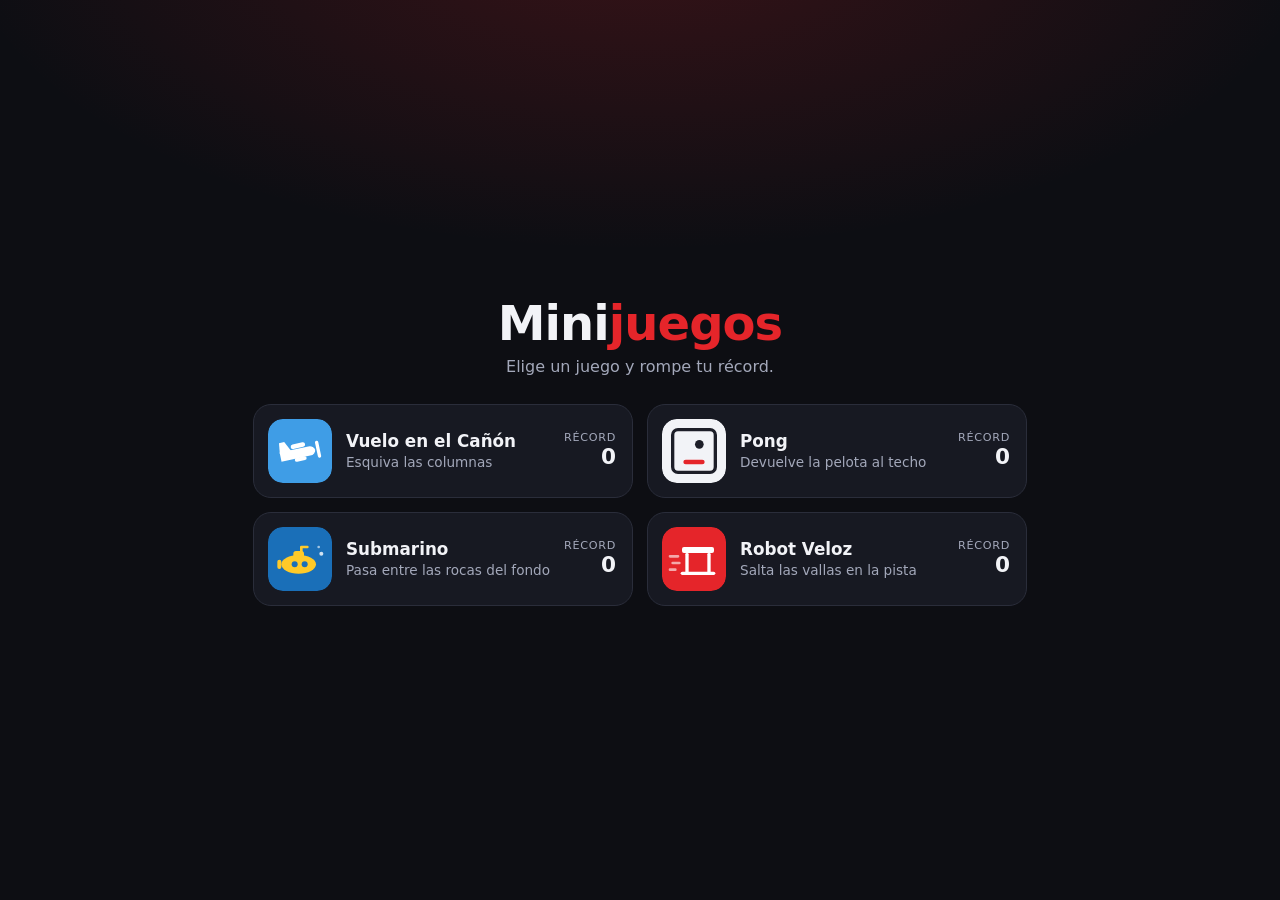
<file: index.html>
<!DOCTYPE html>
<html lang="es">
<head>
<meta charset="utf-8">
<meta name="viewport" content="width=device-width, initial-scale=1">
<title>Minijuegos</title>
<link rel="stylesheet" href="style.css">
<link rel="icon" href="assets/logos/robot.svg">
</head>
<body class="home">
<header class="hero">
  <h1>Mini<span>juegos</span></h1>
  <p class="tagline">Elige un juego y rompe tu récord.</p>
</header>
<nav class="menu" aria-label="Juegos">
  <a class="game" href="canon/canon.html" style="--accent:#3f9de6">
    <img class="logo" src="assets/logos/canon.svg" alt="">
    <span class="text"><b>Vuelo en el Cañón</b><span>Esquiva las columnas</span></span>
    <span class="best"><small>Récord</small><span id="canon">0</span></span>
  </a>
  <a class="game" href="pong/pong.html" style="--accent:#f2f3f7">
    <img class="logo" src="assets/logos/pong.svg" alt="">
    <span class="text"><b>Pong</b><span>Devuelve la pelota al techo</span></span>
    <span class="best"><small>Récord</small><span id="pong">0</span></span>
  </a>
  <a class="game" href="submarino/submarino.html" style="--accent:#ffca28">
    <img class="logo" src="assets/logos/submarino.svg" alt="">
    <span class="text"><b>Submarino</b><span>Pasa entre las rocas del fondo</span></span>
    <span class="best"><small>Récord</small><span id="submarino">0</span></span>
  </a>
  <a class="game" href="robot/robot.html" style="--accent:#e5252a">
    <img class="logo" src="assets/logos/robot.svg" alt="">
    <span class="text"><b>Robot Veloz</b><span>Salta las vallas en la pista</span></span>
    <span class="best"><small>Récord</small><span id="robot">0</span></span>
  </a>
</nav>
<script src="common.js"></script>
<script>
for (const k of ['canon', 'pong', 'submarino', 'robot']) document.getElementById(k).textContent = loadBest(k);
</script>
</body>
</html>
</file>
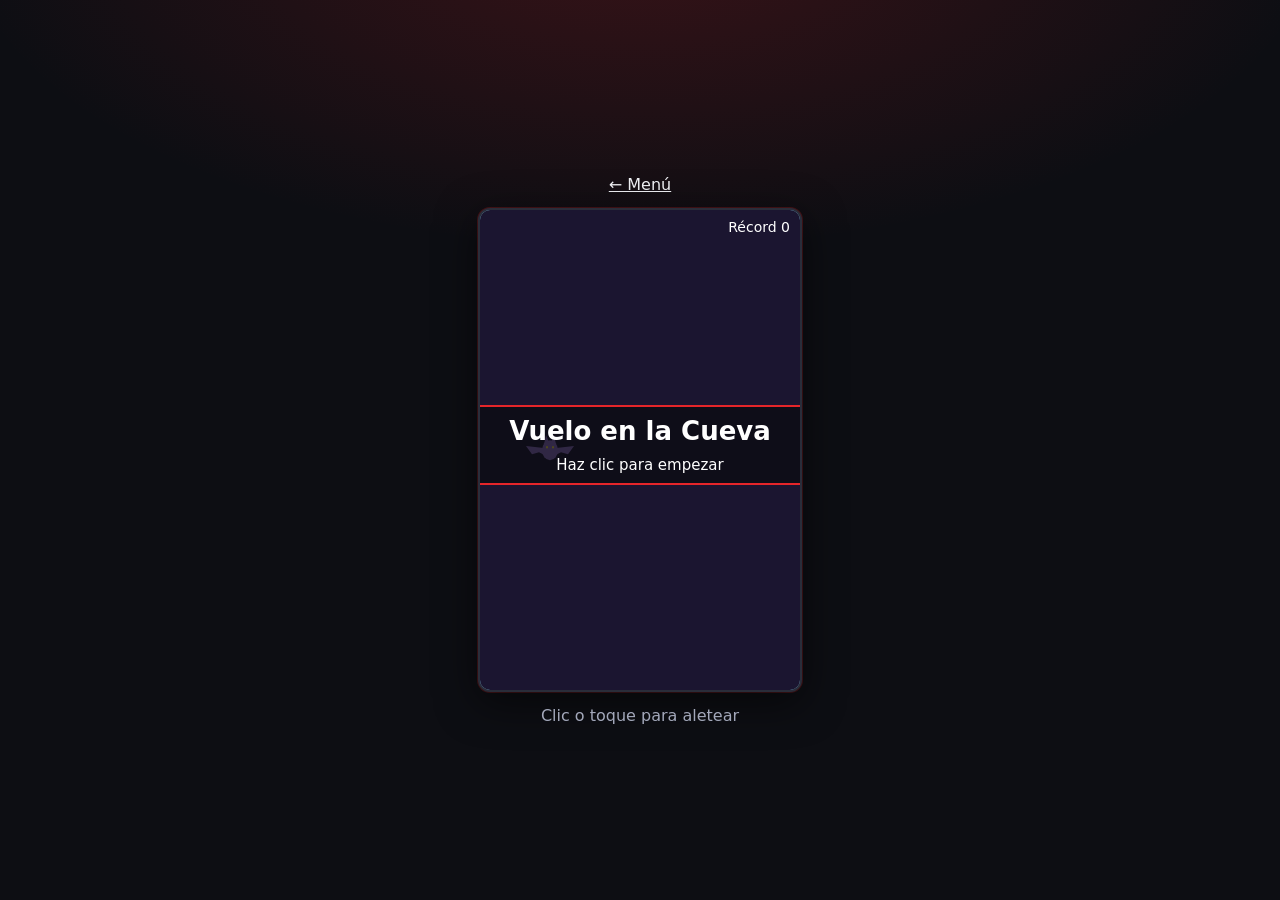
<file: cueva.html>
<!DOCTYPE html>
<html lang="es">
<head>
<meta charset="utf-8">
<meta name="viewport" content="width=device-width, initial-scale=1">
<title>Vuelo en la Cueva</title>
<link rel="stylesheet" href="style.css">
</head>
<body>
<a href="index.html">← Menú</a>
<canvas id="c" width="320" height="480"></canvas>
<p>Clic o toque para aletear</p>
<script src="common.js"></script>
<script src="cueva.js"></script>
</body>
</html>
</file>
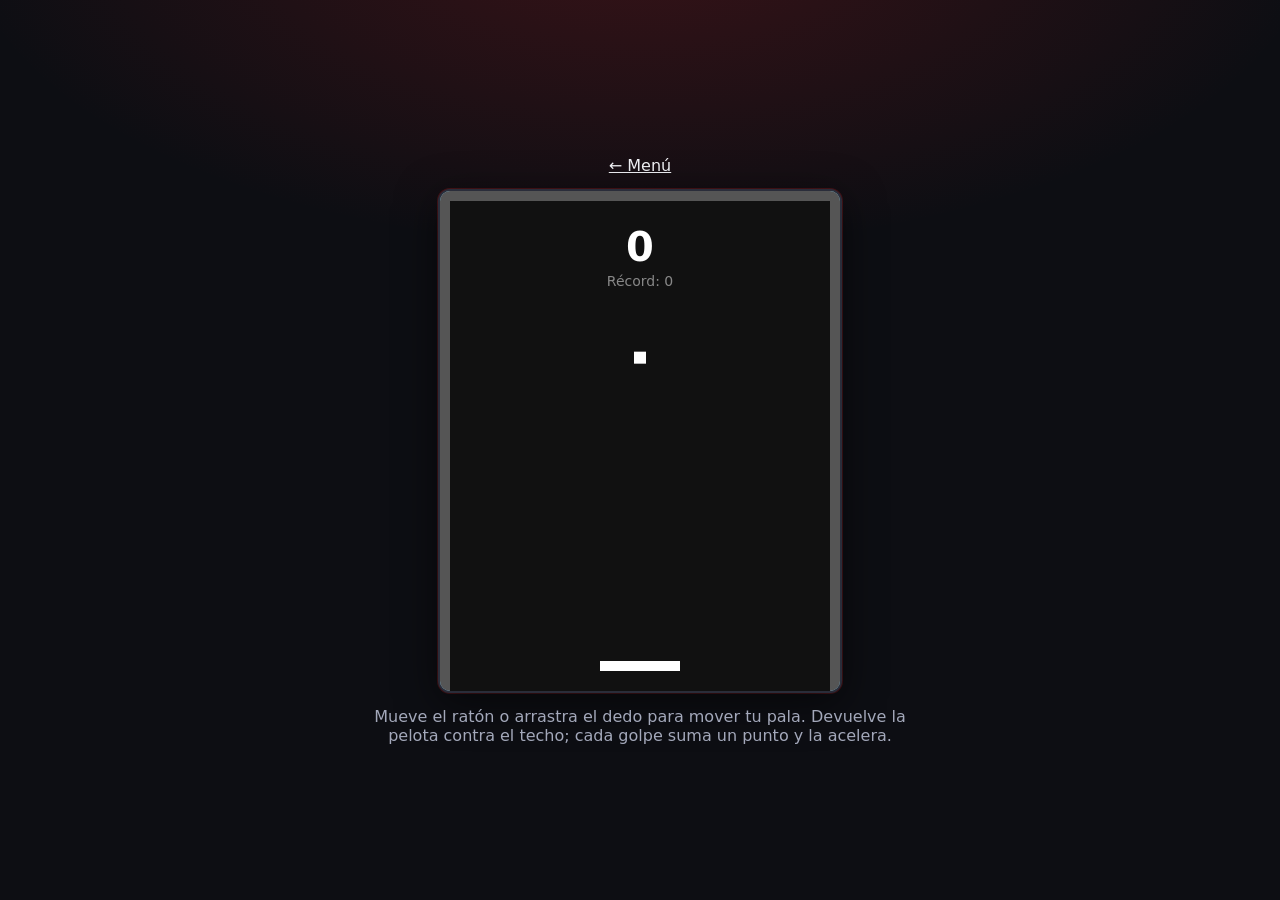
<file: pong.html>
<!DOCTYPE html>
<html lang="es">
<head>
<meta charset="utf-8">
<meta name="viewport" content="width=device-width, initial-scale=1">
<title>Pong</title>
<link rel="stylesheet" href="style.css">
</head>
<body>
<a href="index.html">← Menú</a>
<canvas id="c" width="400" height="500"></canvas>
<p>Mueve el ratón o arrastra el dedo para mover tu pala. Devuelve la pelota contra el techo; cada golpe suma un punto y la acelera.</p>
<script src="common.js"></script>
<script src="pong.js"></script>
</body>
</html>
</file>
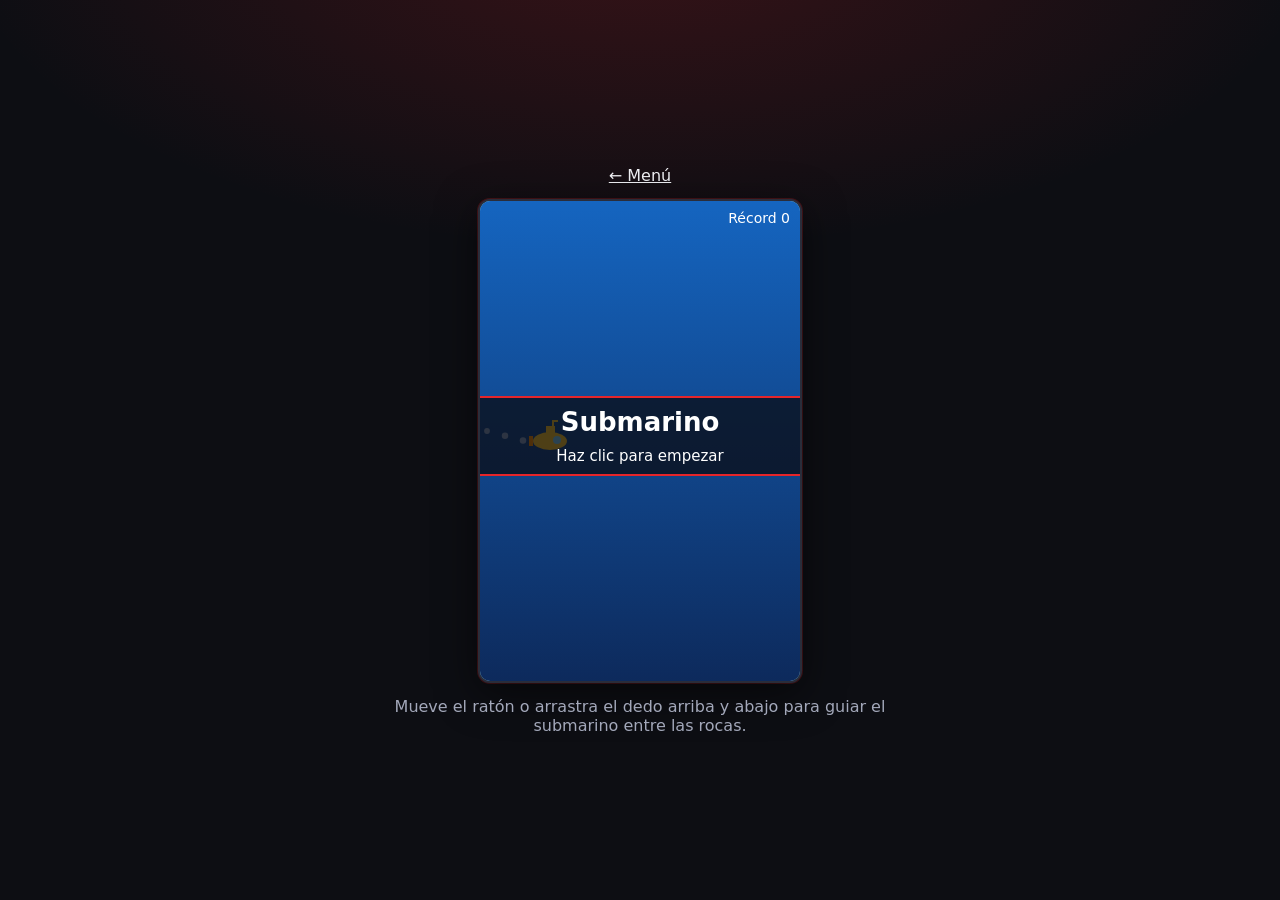
<file: submarino.html>
<!DOCTYPE html>
<html lang="es">
<head>
<meta charset="utf-8">
<meta name="viewport" content="width=device-width, initial-scale=1">
<title>Submarino</title>
<link rel="stylesheet" href="style.css">
</head>
<body>
<a href="index.html">← Menú</a>
<canvas id="c" width="320" height="480"></canvas>
<p>Mueve el ratón o arrastra el dedo arriba y abajo para guiar el submarino entre las rocas.</p>
<script src="common.js"></script>
<script src="submarino.js"></script>
</body>
</html>
</file>
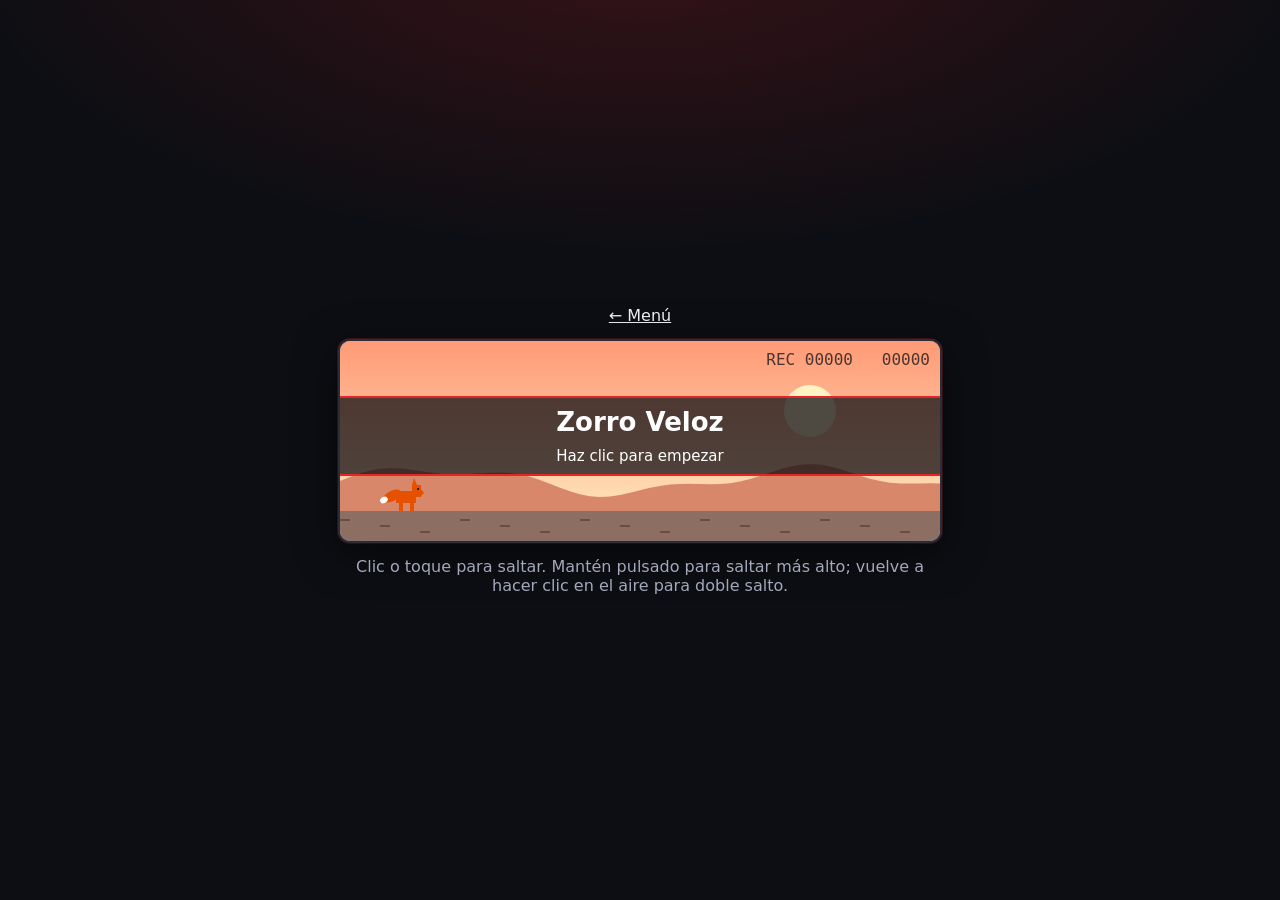
<file: zorro.html>
<!DOCTYPE html>
<html lang="es">
<head>
<meta charset="utf-8">
<meta name="viewport" content="width=device-width, initial-scale=1">
<title>Zorro Veloz</title>
<link rel="stylesheet" href="style.css">
</head>
<body>
<a href="index.html">← Menú</a>
<canvas id="c" width="600" height="200"></canvas>
<p>Clic o toque para saltar. Mantén pulsado para saltar más alto; vuelve a hacer clic en el aire para doble salto.</p>
<script src="common.js"></script>
<script src="zorro.js"></script>
</body>
</html>
</file>
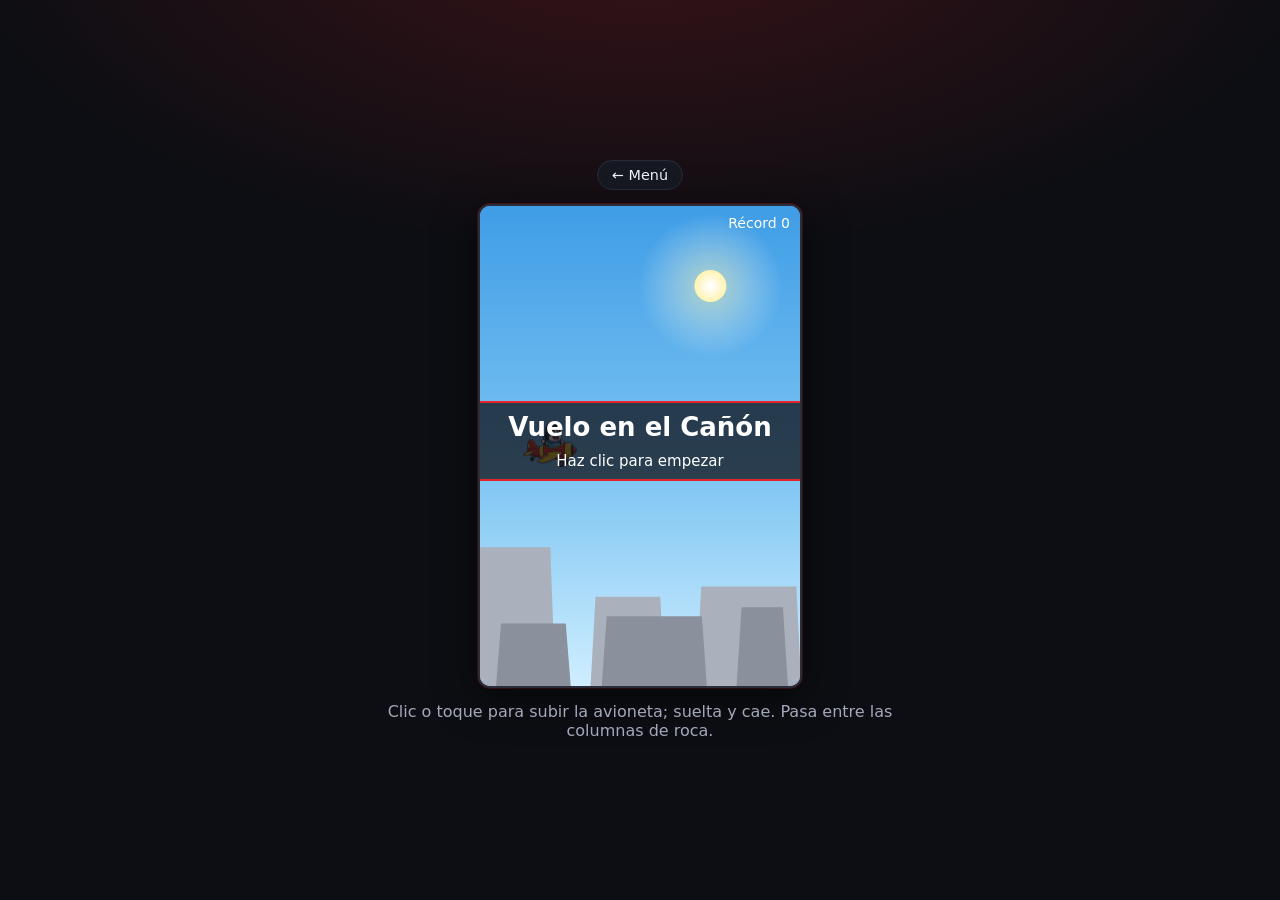
<file: canon/canon.html>
<!DOCTYPE html>
<html lang="es">
<head>
<meta charset="utf-8">
<meta name="viewport" content="width=device-width, initial-scale=1">
<title>Vuelo en el Cañón</title>
<link rel="icon" href="../assets/logos/canon.svg">
<link rel="stylesheet" href="../style.css">
</head>
<body>
<a class="back" href="../index.html">← Menú</a>
<canvas id="c" width="320" height="480"></canvas>
<p>Clic o toque para subir la avioneta; suelta y cae. Pasa entre las columnas de roca.</p>
<script src="../common.js"></script>
<script src="canon.js"></script>
</body>
</html>
</file>
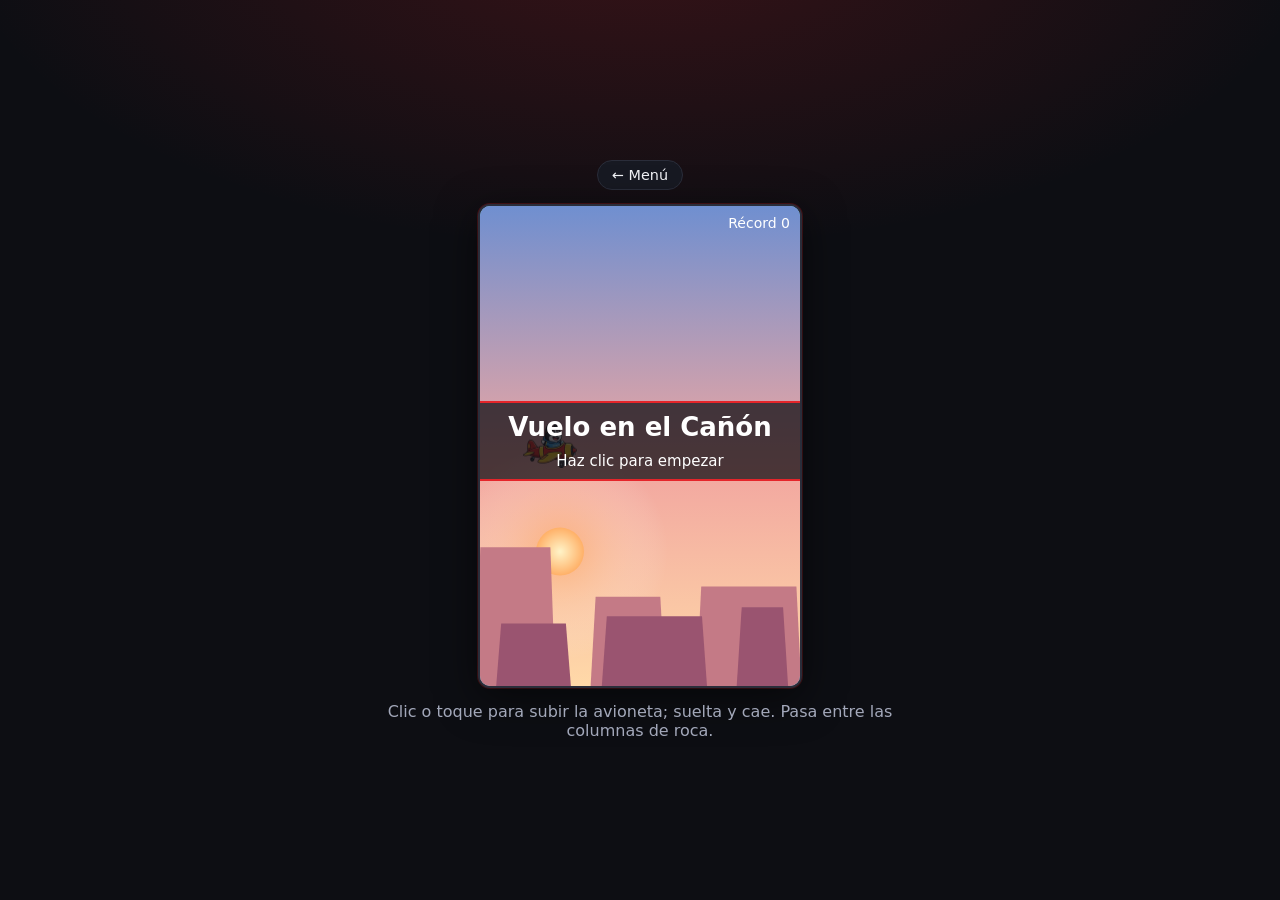
<file: cueva/cueva.html>
<!DOCTYPE html>
<html lang="es">
<head>
<meta charset="utf-8">
<meta name="viewport" content="width=device-width, initial-scale=1">
<title>Vuelo en el Cañón</title>
<link rel="stylesheet" href="../style.css">
</head>
<body>
<a class="back" href="../index.html">← Menú</a>
<canvas id="c" width="320" height="480"></canvas>
<p>Clic o toque para subir la avioneta; suelta y cae. Pasa entre las columnas de roca.</p>
<script src="../common.js"></script>
<script src="cueva.js"></script>
</body>
</html>
</file>
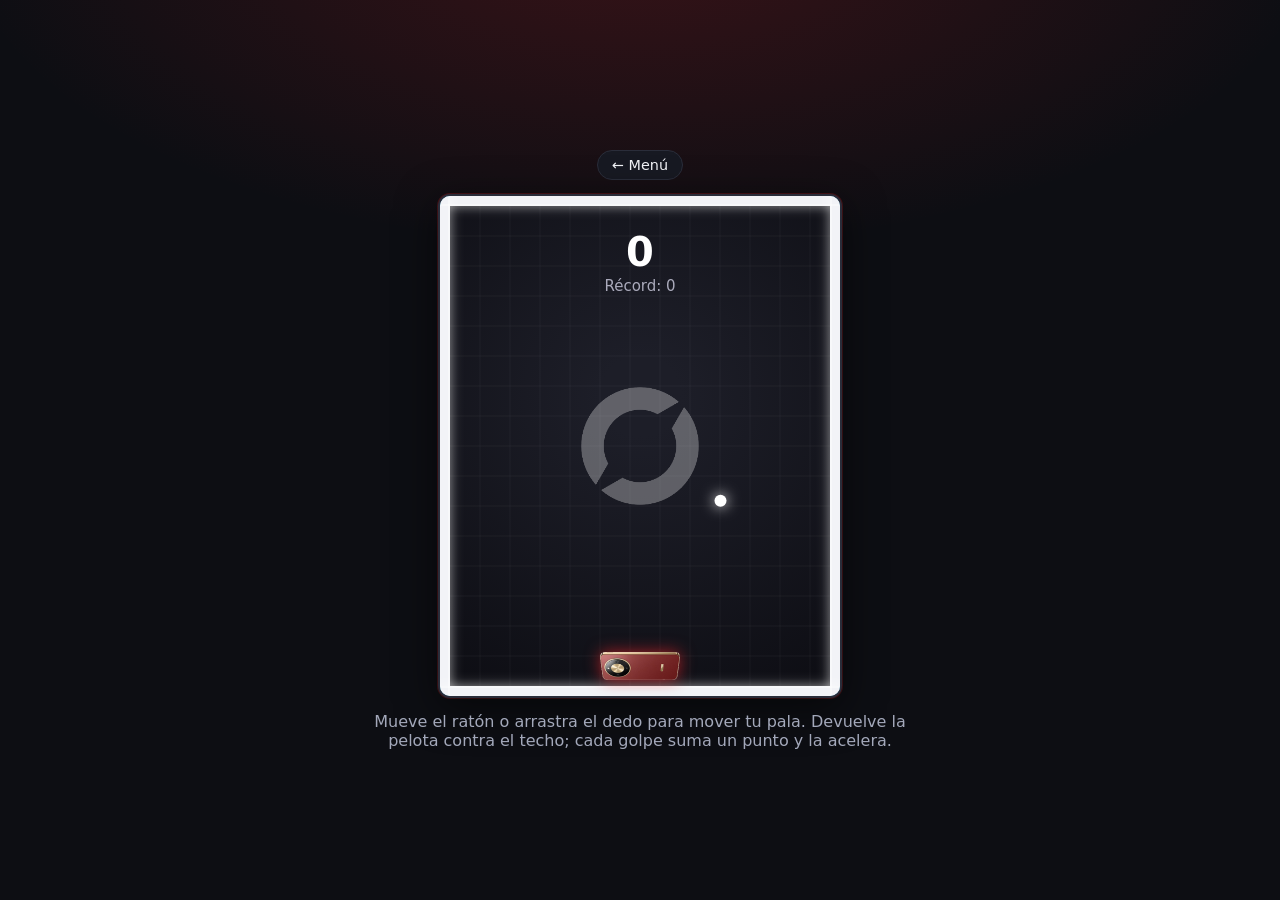
<file: pong/pong.html>
<!DOCTYPE html>
<html lang="es">
<head>
<meta charset="utf-8">
<meta name="viewport" content="width=device-width, initial-scale=1">
<title>Pong</title>
<link rel="icon" href="../assets/logos/pong.svg">
<link rel="stylesheet" href="../style.css">
</head>
<body>
<a class="back" href="../index.html">← Menú</a>
<canvas id="c" width="400" height="500"></canvas>
<p>Mueve el ratón o arrastra el dedo para mover tu pala. Devuelve la pelota contra el techo; cada golpe suma un punto y la acelera.</p>
<script src="../common.js"></script>
<script src="pong.js"></script>
</body>
</html>
</file>
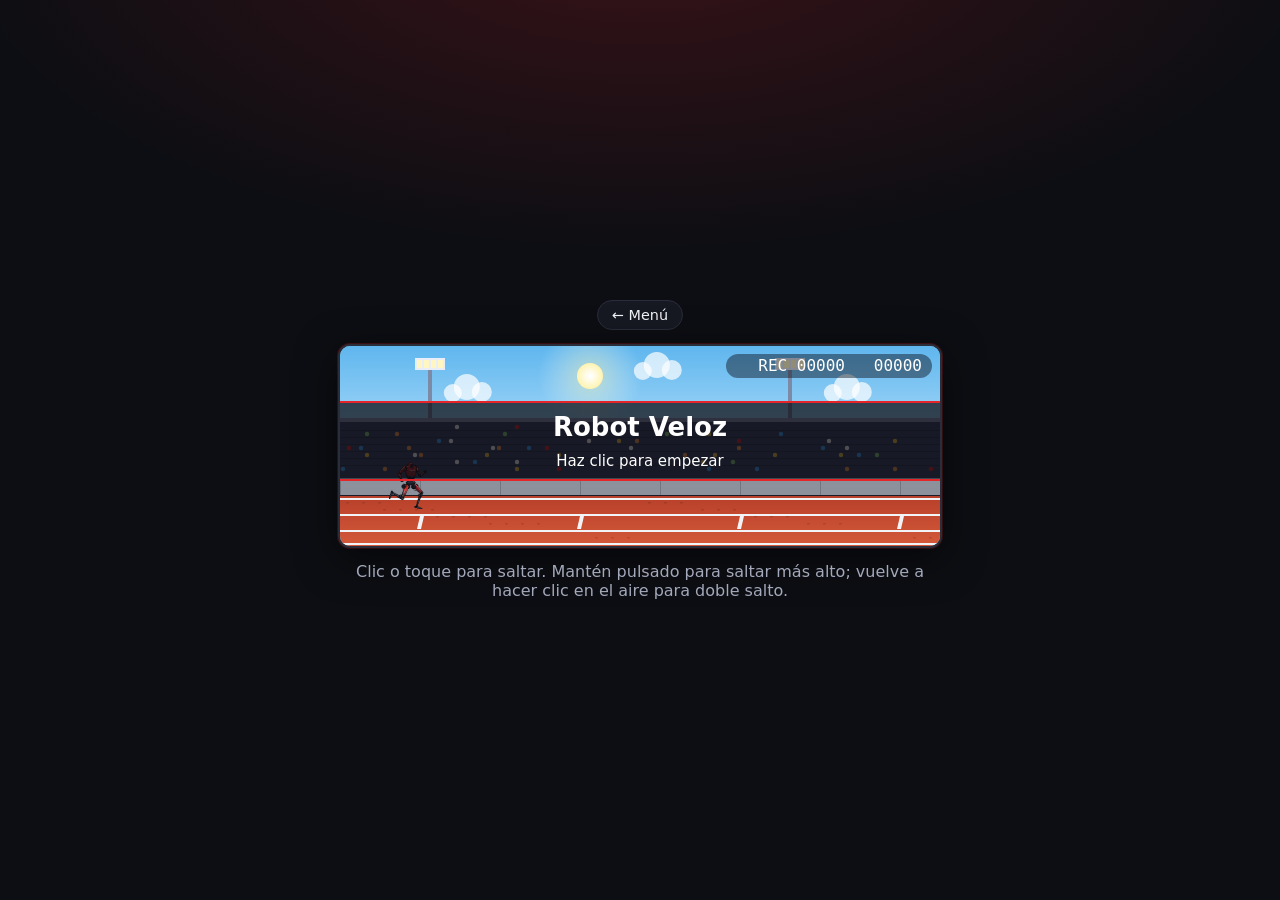
<file: robot/robot.html>
<!DOCTYPE html>
<html lang="es">
<head>
<meta charset="utf-8">
<meta name="viewport" content="width=device-width, initial-scale=1">
<title>Robot Veloz</title>
<link rel="icon" href="../assets/logos/robot.svg">
<link rel="stylesheet" href="../style.css">
</head>
<body>
<a class="back" href="../index.html">← Menú</a>
<canvas id="c" width="600" height="200"></canvas>
<p>Clic o toque para saltar. Mantén pulsado para saltar más alto; vuelve a hacer clic en el aire para doble salto.</p>
<script src="../common.js"></script>
<script src="robot.js"></script>
</body>
</html>
</file>
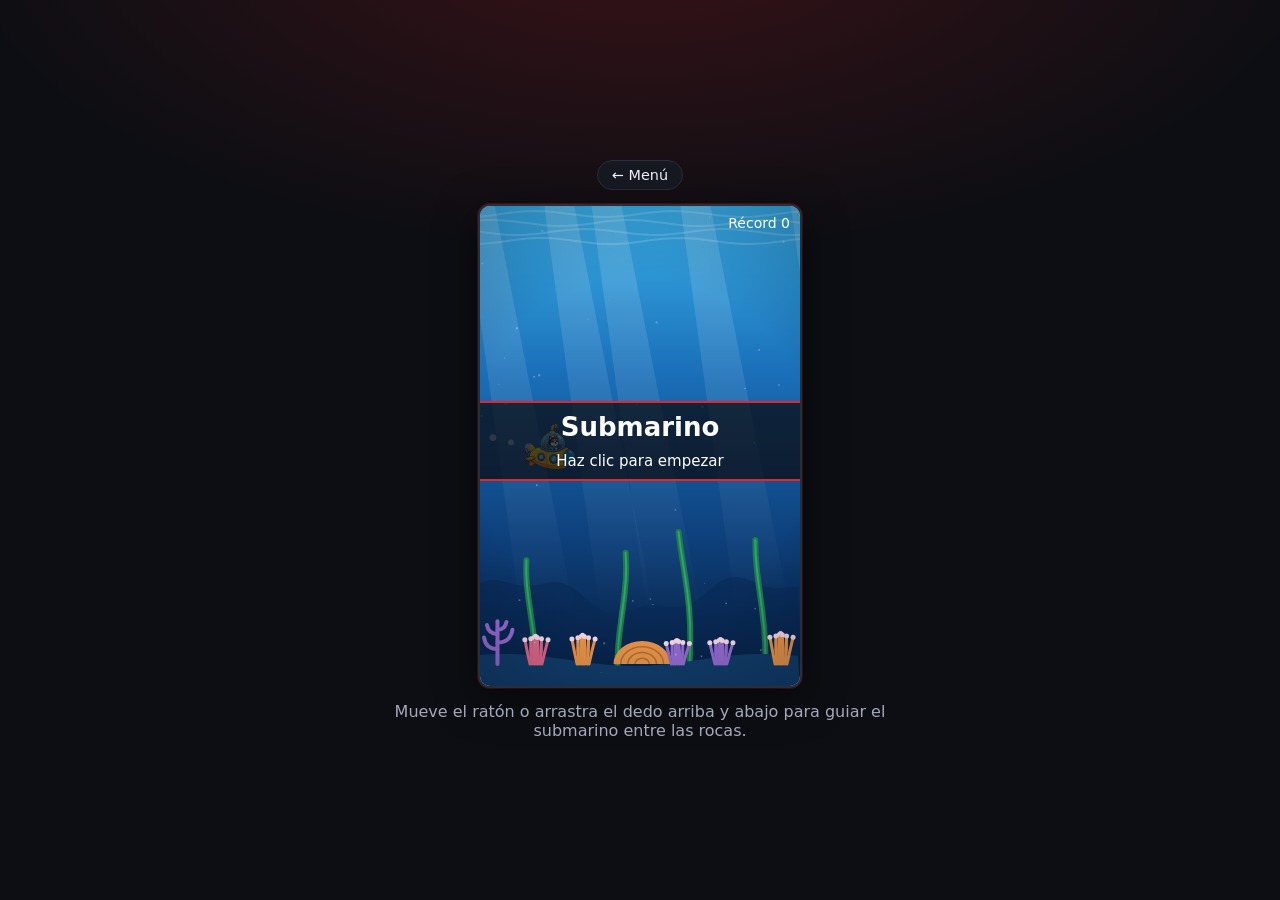
<file: submarino/submarino.html>
<!DOCTYPE html>
<html lang="es">
<head>
<meta charset="utf-8">
<meta name="viewport" content="width=device-width, initial-scale=1">
<title>Submarino</title>
<link rel="icon" href="../assets/logos/submarino.svg">
<link rel="stylesheet" href="../style.css">
</head>
<body>
<a class="back" href="../index.html">← Menú</a>
<canvas id="c" width="320" height="480"></canvas>
<p>Mueve el ratón o arrastra el dedo arriba y abajo para guiar el submarino entre las rocas.</p>
<script src="../common.js"></script>
<script src="submarino.js"></script>
</body>
</html>
</file>
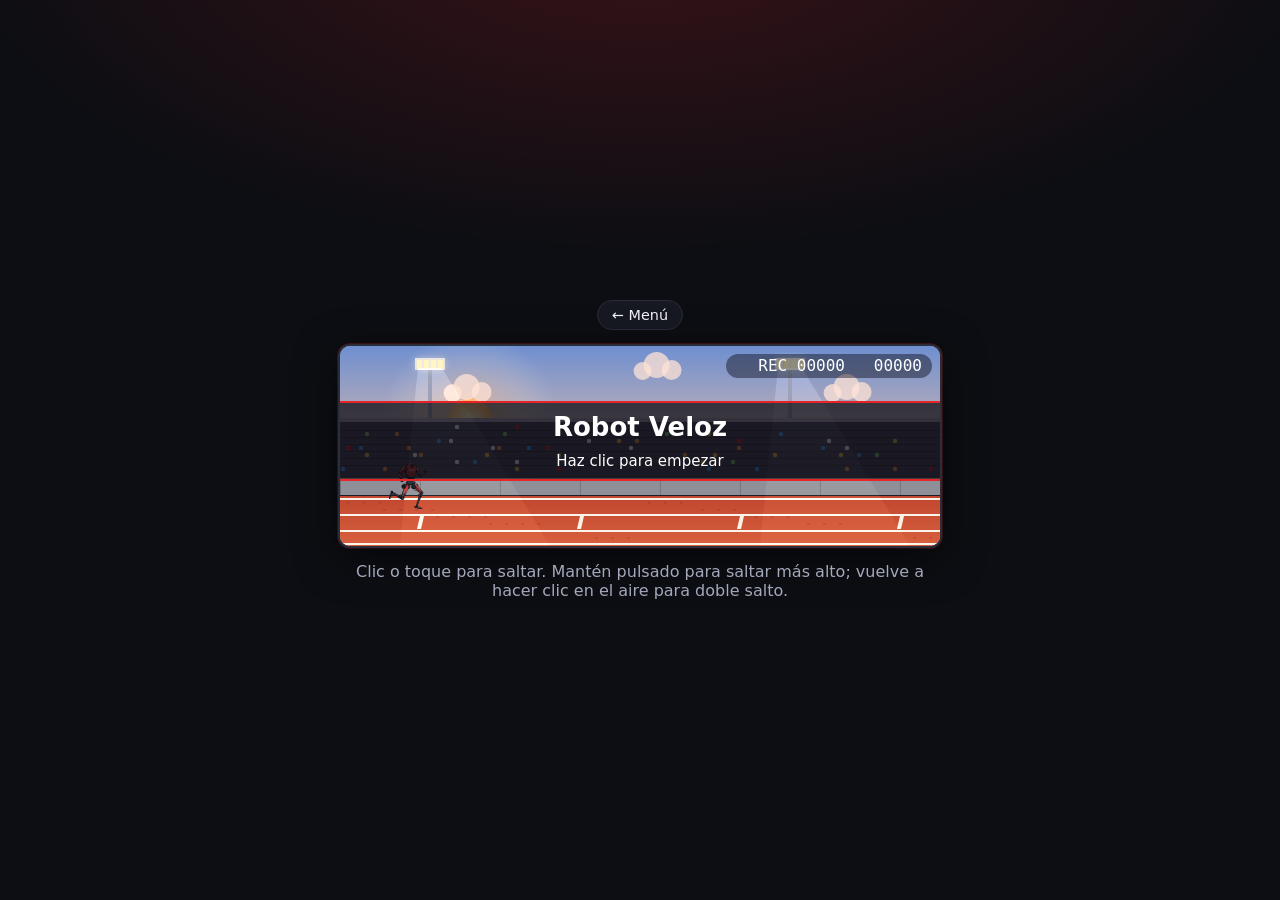
<file: zorro/zorro.html>
<!DOCTYPE html>
<html lang="es">
<head>
<meta charset="utf-8">
<meta name="viewport" content="width=device-width, initial-scale=1">
<title>Robot Veloz</title>
<link rel="stylesheet" href="../style.css">
</head>
<body>
<a class="back" href="../index.html">← Menú</a>
<canvas id="c" width="600" height="200"></canvas>
<p>Clic o toque para saltar. Mantén pulsado para saltar más alto; vuelve a hacer clic en el aire para doble salto.</p>
<script src="../common.js"></script>
<script src="zorro.js"></script>
</body>
</html>
</file>
<file: style.css>
:root { --red: #e5252a; --bg: #0d0e13; --panel: #171922; --line: #2a2d3a; --text: #f2f3f7; --muted: #a3a8ba; }
* { box-sizing: border-box; }
body { margin: 0; min-height: 100vh; display: flex; flex-direction: column; align-items: center; justify-content: center; gap: 14px; padding: 24px 16px; background: radial-gradient(1100px 520px at 50% -8%, rgba(229, 37, 42, 0.2), transparent 62%), var(--bg); color: var(--text); font-family: system-ui, sans-serif; }
a { color: var(--text); }
h1 { margin: 0; font-size: 2.6rem; letter-spacing: -0.02em; }
h1 span { color: var(--red); }
.tagline { margin: -6px 0 6px; color: var(--muted); }
canvas { background: #87ceeb; border: 2px solid var(--line); border-radius: 12px; max-width: 95vw; touch-action: none; box-shadow: 0 10px 40px rgba(0, 0, 0, 0.55), 0 0 0 1px rgba(229, 37, 42, 0.25); }
p { max-width: 600px; text-align: center; padding: 0 16px; color: var(--muted); margin: 0; }
.back { display: inline-block; padding: 6px 14px; border: 1px solid var(--line); border-radius: 999px; background: var(--panel); text-decoration: none; font-size: 0.9rem; }
.back:hover, .back:focus-visible { border-color: var(--red); }

.home { gap: 28px; }
.hero { text-align: center; }
.hero h1 { font-size: 3rem; }
.hero .tagline { margin: 6px 0 0; }
.menu { display: grid; grid-template-columns: repeat(2, minmax(0, 380px)); gap: 14px; width: 100%; justify-content: center; }
.game { --accent: var(--red); display: grid; grid-template-columns: 64px 1fr auto; align-items: center; gap: 14px; padding: 14px 16px 14px 14px; background: var(--panel); border: 1px solid var(--line); border-radius: 18px; color: var(--text); text-decoration: none; transition: transform 0.15s, border-color 0.15s, background 0.15s; }
.game:hover, .game:focus-visible { transform: translateY(-3px); border-color: var(--accent); background: #1c1f2a; outline: none; }
.game .logo { width: 64px; height: 64px; border-radius: 15px; transition: transform 0.2s; }
.game:hover .logo, .game:focus-visible .logo { transform: rotate(-6deg) scale(1.06); }
.game .text b { display: block; font-size: 1.05rem; }
.game .text span { display: block; margin-top: 3px; font-size: 0.85rem; color: var(--muted); }
.game .best { text-align: right; line-height: 1.1; }
.game .best small { display: block; font-size: 0.7rem; color: var(--muted); text-transform: uppercase; letter-spacing: 0.06em; }
.game .best span { font-size: 1.35rem; font-weight: 700; font-variant-numeric: tabular-nums; }
@media (max-width: 700px) { .menu { grid-template-columns: minmax(0, 360px); } .hero h1 { font-size: 2.3rem; } }
</file>
